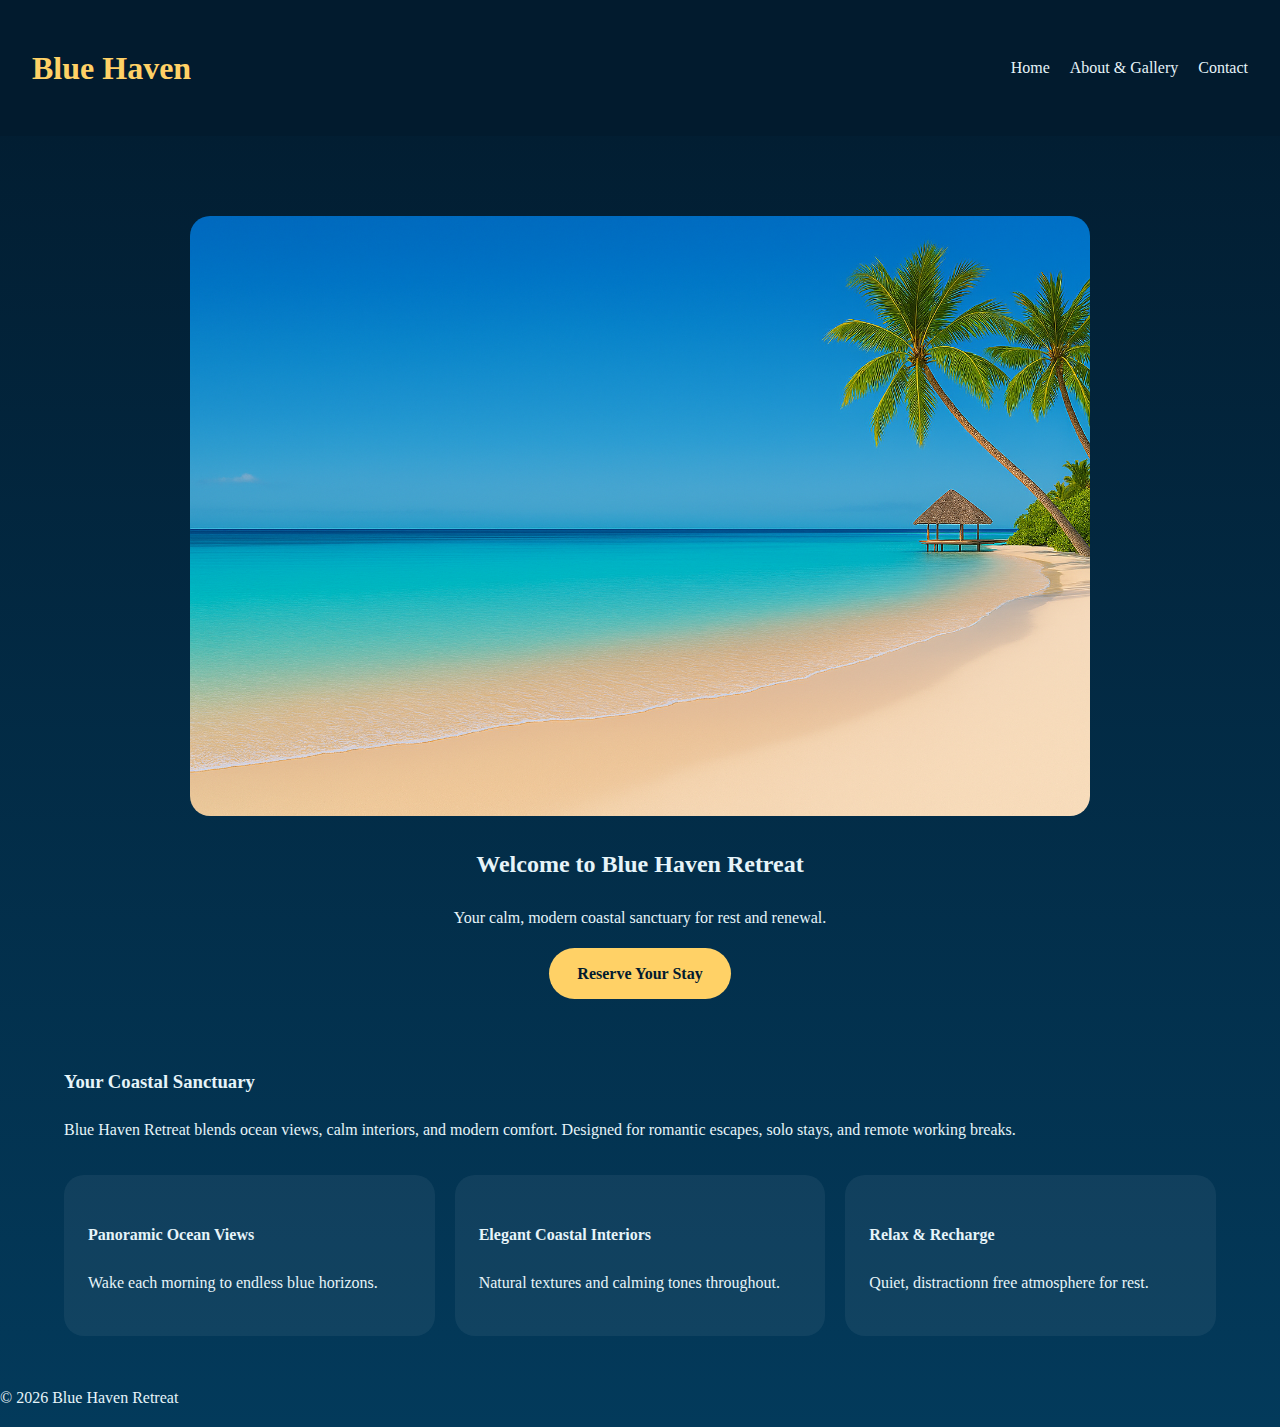
<file: index.html>
<!DOCTYPE html>
<html lang="en">
<head>
    <meta charset="UTF-8">
    <meta name="viewport" content="width=device-width, initial-scale=1.0">
    <meta name="description" content="Blue Haven Retreat coastal escape home page">
    <title>Blue Haven Retreat | Home</title>
    <link rel="stylesheet" href="root/style.css">
    <script src="root/java.js" defer></script>
</head>
<body>
    <header>
        <h1 class="logo">Blue Haven</h1>
        <nav>
            <a href="index.html">Home</a>
            <a href="about.html">About & Gallery</a>
            <a href="contact.html">Contact</a>
        </nav>
    </header>
    <main>
        <section class="hero">
            <img src="images/home.png"
                 alt="Wide coastal view of Blue Haven Retreat overlooking the ocean and sandy shoreline"
                 loading="lazy">
            <div class="hero-text">
                <h2>Welcome to Blue Haven Retreat</h2>
                <p>Your calm, modern coastal sanctuary for rest and renewal.</p>
                <a href="contact.html" class="cta-button">Reserve Your Stay</a>
            </div>
        </section>
        <section class="home-details">
            <h3>Your Coastal Sanctuary</h3>
            <p>
                Blue Haven Retreat blends ocean views, calm interiors, and modern comfort.
                Designed for romantic escapes, solo stays, and remote working breaks.
            </p>
            <div class="features">
                <div class="feature-box">
                    <h4>Panoramic Ocean Views</h4>
                    <p>Wake each morning to endless blue horizons.</p>
                </div>
                <div class="feature-box">
                    <h4>Elegant Coastal Interiors</h4>
                    <p>Natural textures and calming tones throughout.</p>
                </div>
                <div class="feature-box">
                    <h4>Relax & Recharge</h4>
                    <p>Quiet, distractionn free atmosphere for rest.</p>
                </div>
            </div>
        </section>
    </main>

    <footer>
        <p>&copy; 2026 Blue Haven Retreat</p>
    </footer>
</body>
</html>
</file>
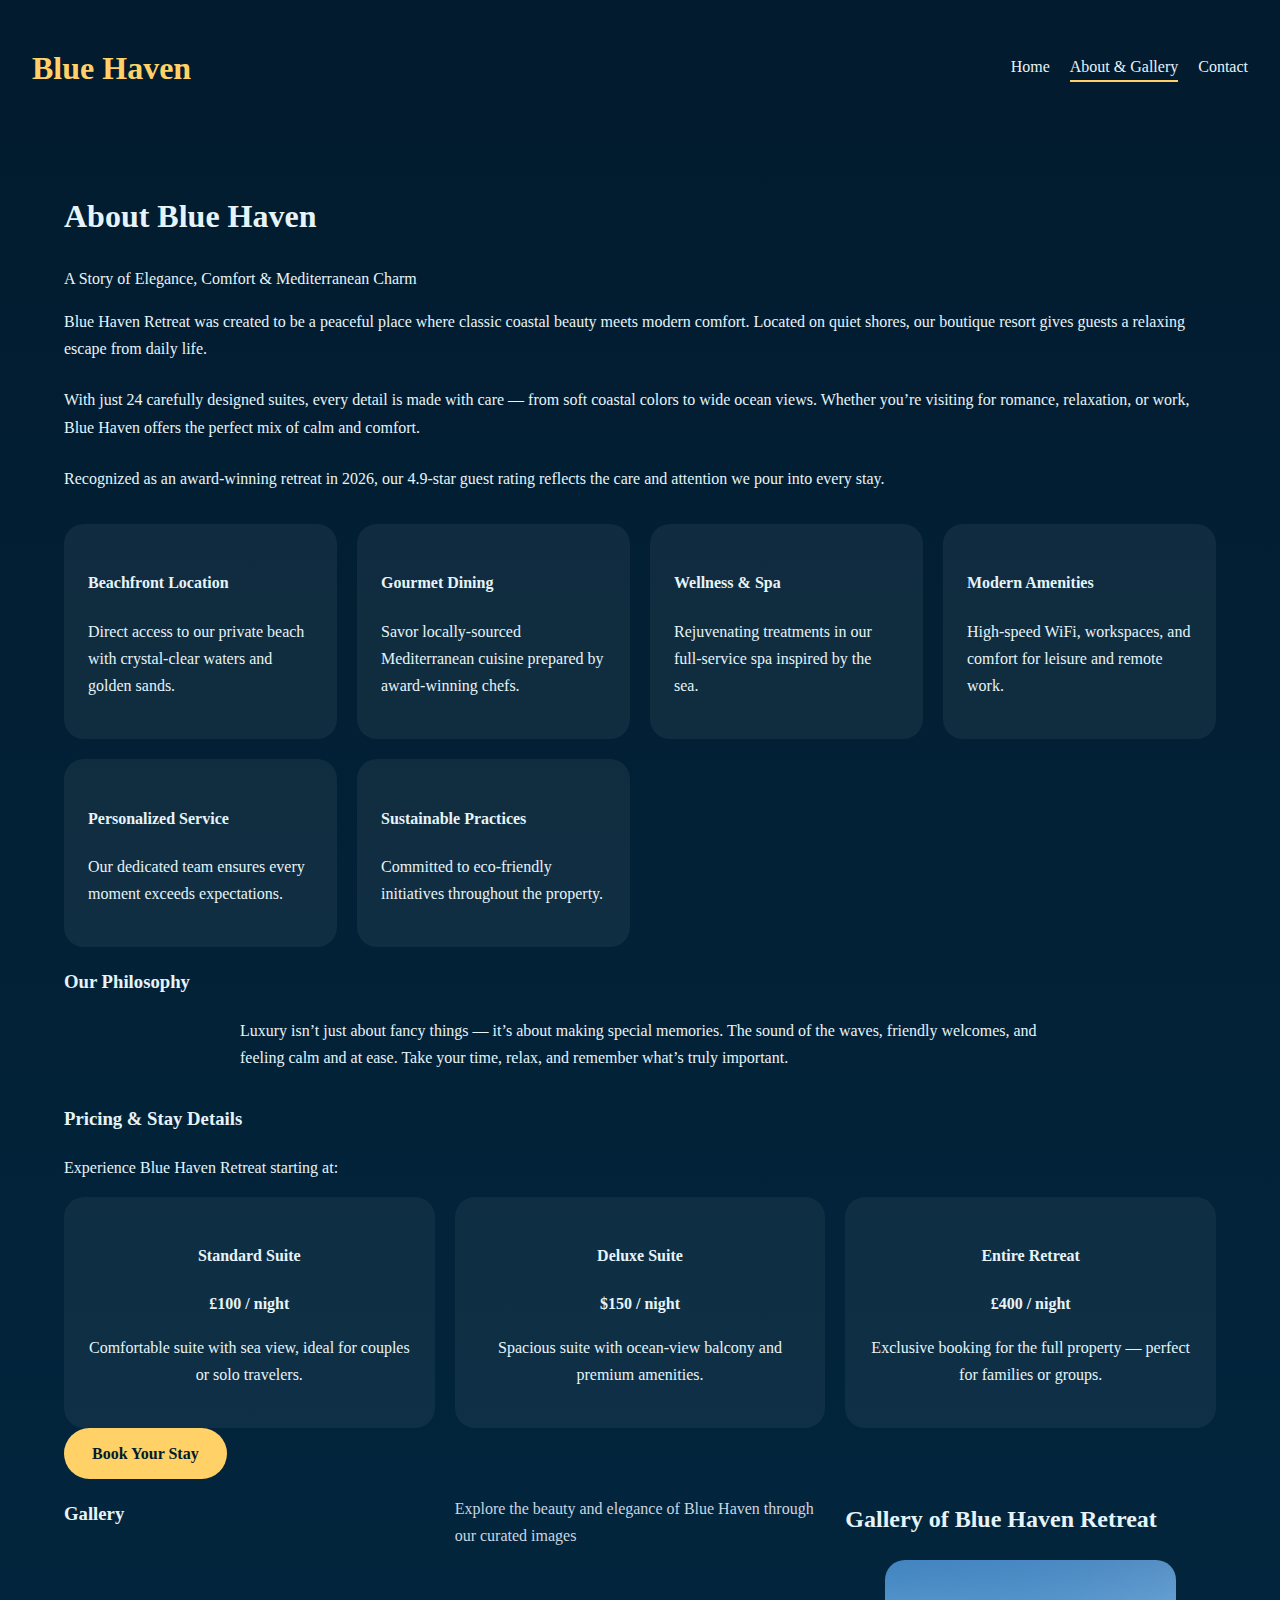
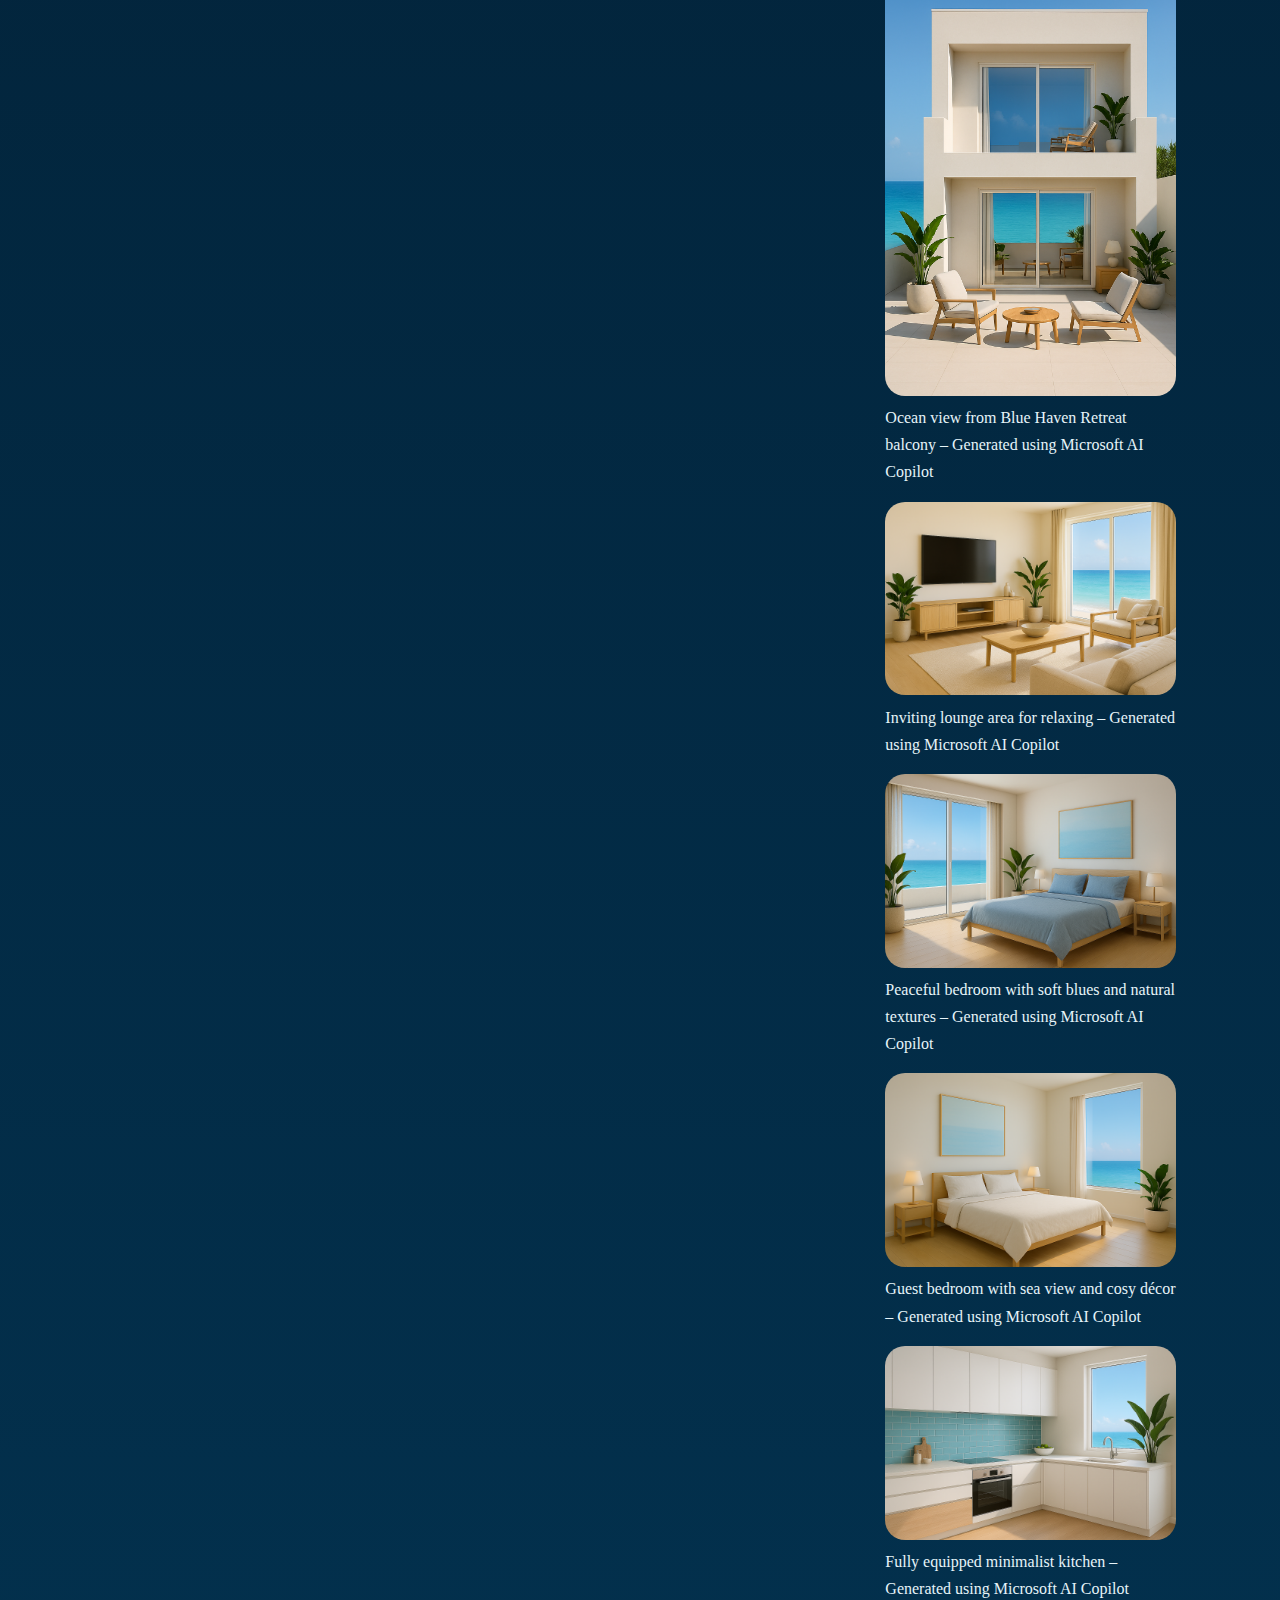
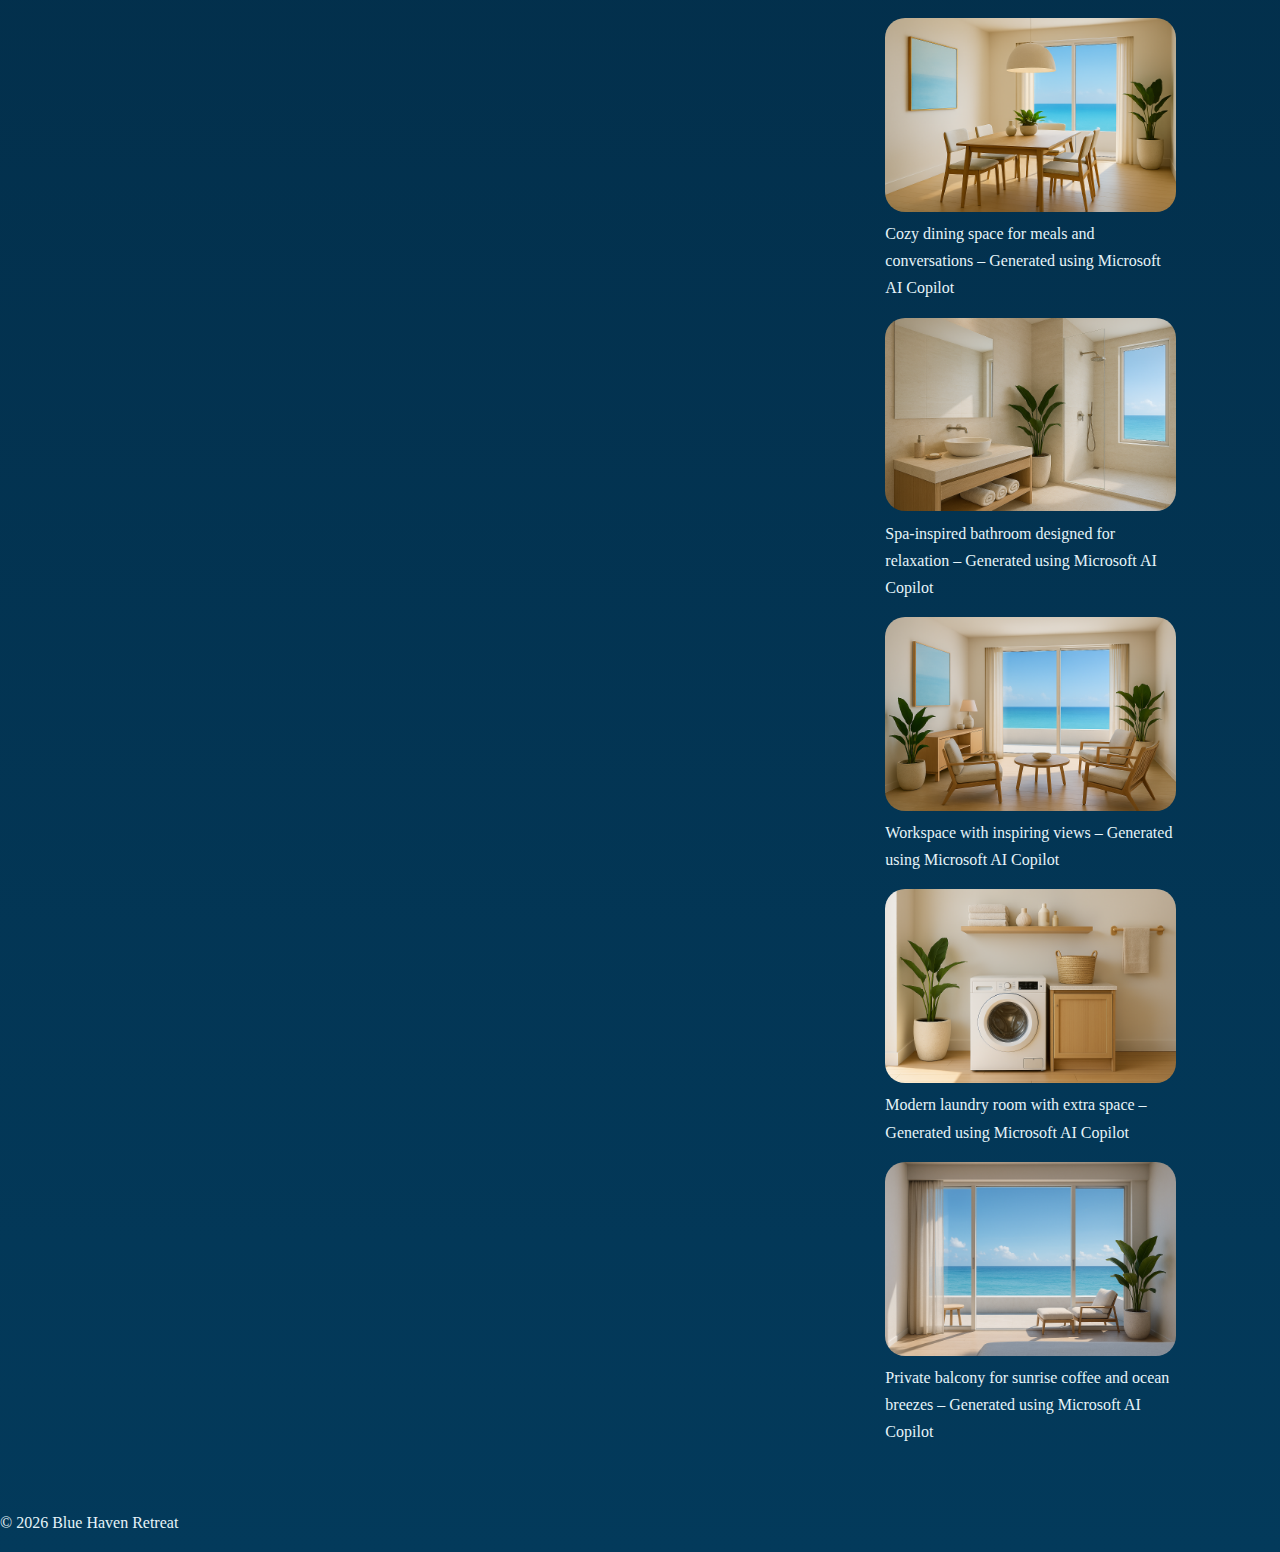
<file: about.html>
<!DOCTYPE html>
<html lang="en">
<head>
    <meta charset="UTF-8">
    <title>About & Gallery | Blue Haven Retreat</title>
    <meta name="viewport" content="width=device-width, initial-scale=1.0">
    <link rel="stylesheet" href="root/style.css">
    <script src="root/java.js" defer></script>
</head>
<body>

    <header>
        <h1 class="logo">Blue Haven</h1>
        <nav>
            <a href="index.html">Home</a>
            <a href="about.html" class="active">About & Gallery</a>
            <a href="contact.html">Contact</a>
        </nav>
    </header>

    <main>

        <section class="center">
            <div class="badge">
                <i class="fa-solid fa-building"></i>
            </div>

            <h1>About Blue Haven</h1>
            <p class="tagline">A Story of Elegance, Comfort & Mediterranean Charm</p>

            <div class="description">
                <p>
                    Blue Haven Retreat was created to be a peaceful place where classic coastal beauty meets modern comfort.
                    Located on quiet shores, our boutique resort gives guests a relaxing escape from daily life.
                </p>

                <p class="spaced">
                    With just 24 carefully designed suites, every detail is made with care — from soft coastal colors to wide ocean views.
                    Whether you’re visiting for romance, relaxation, or work, Blue Haven offers the perfect mix of calm and comfort.
                </p>

                <p class="spaced">
                    Recognized as an award-winning retreat in 2026, our 4.9-star guest rating reflects
                    the care and attention we pour into every stay.
                </p>
            </div>

            <div class="features">
                <div class="feature-box">
                    <h4><i class="fa-solid fa-water"></i> Beachfront Location</h4>
                    <p>Direct access to our private beach with crystal-clear waters and golden sands.</p>
                </div>

                <div class="feature-box">
                    <h4><i class="fa-solid fa-utensils"></i> Gourmet Dining</h4>
                    <p>Savor locally-sourced Mediterranean cuisine prepared by award-winning chefs.</p>
                </div>

                <div class="feature-box">
                    <h4><i class="fa-solid fa-spa"></i> Wellness & Spa</h4>
                    <p>Rejuvenating treatments in our full-service spa inspired by the sea.</p>
                </div>

                <div class="feature-box">
                    <h4><i class="fa-solid fa-wifi"></i> Modern Amenities</h4>
                    <p>High-speed WiFi, workspaces, and comfort for leisure and remote work.</p>
                </div>

                <div class="feature-box">
                    <h4><i class="fa-solid fa-concierge-bell"></i> Personalized Service</h4>
                    <p>Our dedicated team ensures every moment exceeds expectations.</p>
                </div>

                <div class="feature-box">
                    <h4><i class="fa-solid fa-leaf"></i> Sustainable Practices</h4>
                    <p>Committed to eco-friendly initiatives throughout the property.</p>
                </div>
            </div>
        </section>

        <section class="home-details">
            <h3>Our Philosophy</h3>
            <p class="philosophy-text">
                Luxury isn’t just about fancy things — it’s about making special memories.
                The sound of the waves, friendly welcomes, and feeling calm and at ease.
                Take your time, relax, and remember what’s truly important.
            </p>
        </section>

        <section class="pricing center">
            <h3>Pricing & Stay Details</h3>
            <p>Experience Blue Haven Retreat starting at:</p>

            <div class="pricing-cards">
                <div class="pricing-card">
                    <h4>Standard Suite</h4>
                    <p><strong>£100 / night</strong></p>
                    <p>Comfortable suite with sea view, ideal for couples or solo travelers.</p>
                </div>

                <div class="pricing-card">
                    <h4>Deluxe Suite</h4>
                    <p><strong>$150 / night</strong></p>
                    <p>Spacious suite with ocean-view balcony and premium amenities.</p>
                </div>

                <div class="pricing-card">
                    <h4>Entire Retreat</h4>
                    <p><strong>£400 / night</strong></p>
                    <p>Exclusive booking for the full property — perfect for families or groups.</p>
                </div>
            </div>

            <div class="cta">
                <a href="contact.html" class="cta-button">Book Your Stay</a>
            </div>
        </section>

        <section class="gallery center">
            <h3>Gallery</h3>
            <p class="gallery-subtext">
                Explore the beauty and elegance of Blue Haven through our curated images
            </p>

            <section class="gallery-inner" aria-labelledby="gallery-heading">
                <h2 id="gallery-heading">Gallery of Blue Haven Retreat</h2>

                <figure>
                    <img src="images/view.png" alt="Panoramic ocean view from the apartment balcony under a clear blue sky" loading="lazy">
                    <figcaption>Ocean view from Blue Haven Retreat balcony – Generated using Microsoft AI Copilot</figcaption>
                </figure>

                <figure>
                    <img src="images/lounge.png" alt="Bright lounge with blue sofa, large windows and natural sunlight" loading="lazy">
                    <figcaption>Inviting lounge area for relaxing – Generated using Microsoft AI Copilot</figcaption>
                </figure>

                <figure>
                    <img src="images/bedroom.png" alt="Serene master bedroom with soft blue bedding and wooden furniture" loading="lazy">
                    <figcaption>Peaceful bedroom with soft blues and natural textures – Generated using Microsoft AI Copilot</figcaption>
                </figure>

                <figure>
                    <img src="images/room.png" alt="Guest bedroom with sea view and decorative cushions" loading="lazy">
                    <figcaption>Guest bedroom with sea view and cosy décor – Generated using Microsoft AI Copilot</figcaption>
                </figure>

                <figure>
                    <img src="images/kitchen.png" alt="Modern minimalist kitchen with white cabinets and built-in appliances" loading="lazy">
                    <figcaption>Fully equipped minimalist kitchen – Generated using Microsoft AI Copilot</figcaption>
                </figure>

                <figure>
                    <img src="images/dining.png" alt="Cozy dining area with wooden table and ocean-facing window" loading="lazy">
                    <figcaption>Cozy dining space for meals and conversations – Generated using Microsoft AI Copilot</figcaption>
                </figure>

                <figure>
                    <img src="images/bathroom.png" alt="Spa-inspired bathroom with bathtub, soft lighting and neutral tones" loading="lazy">
                    <figcaption>Spa-inspired bathroom designed for relaxation – Generated using Microsoft AI Copilot</figcaption>
                </figure>

                <figure>
                    <img src="images/workspace.png" alt="Workspace with desk, chair and large window overlooking the sea" loading="lazy">
                    <figcaption>Workspace with inspiring views – Generated using Microsoft AI Copilot</figcaption>
                </figure>

                <figure>
                    <img src="images/laundryroom.png" alt="Modern laundry room with washing machine and storage cabinets" loading="lazy">
                    <figcaption>Modern laundry room with extra space – Generated using Microsoft AI Copilot</figcaption>
                </figure>

                <figure>
                    <img src="images/balcony.png" alt="Private balcony with seating area overlooking the ocean at sunrise" loading="lazy">
                    <figcaption>Private balcony for sunrise coffee and ocean breezes – Generated using Microsoft AI Copilot</figcaption>
                </figure>

            </section>
        </section>

    </main>

    <footer>
        <p>&copy; 2026 Blue Haven Retreat</p>
    </footer>

</body>
</html>
</file>
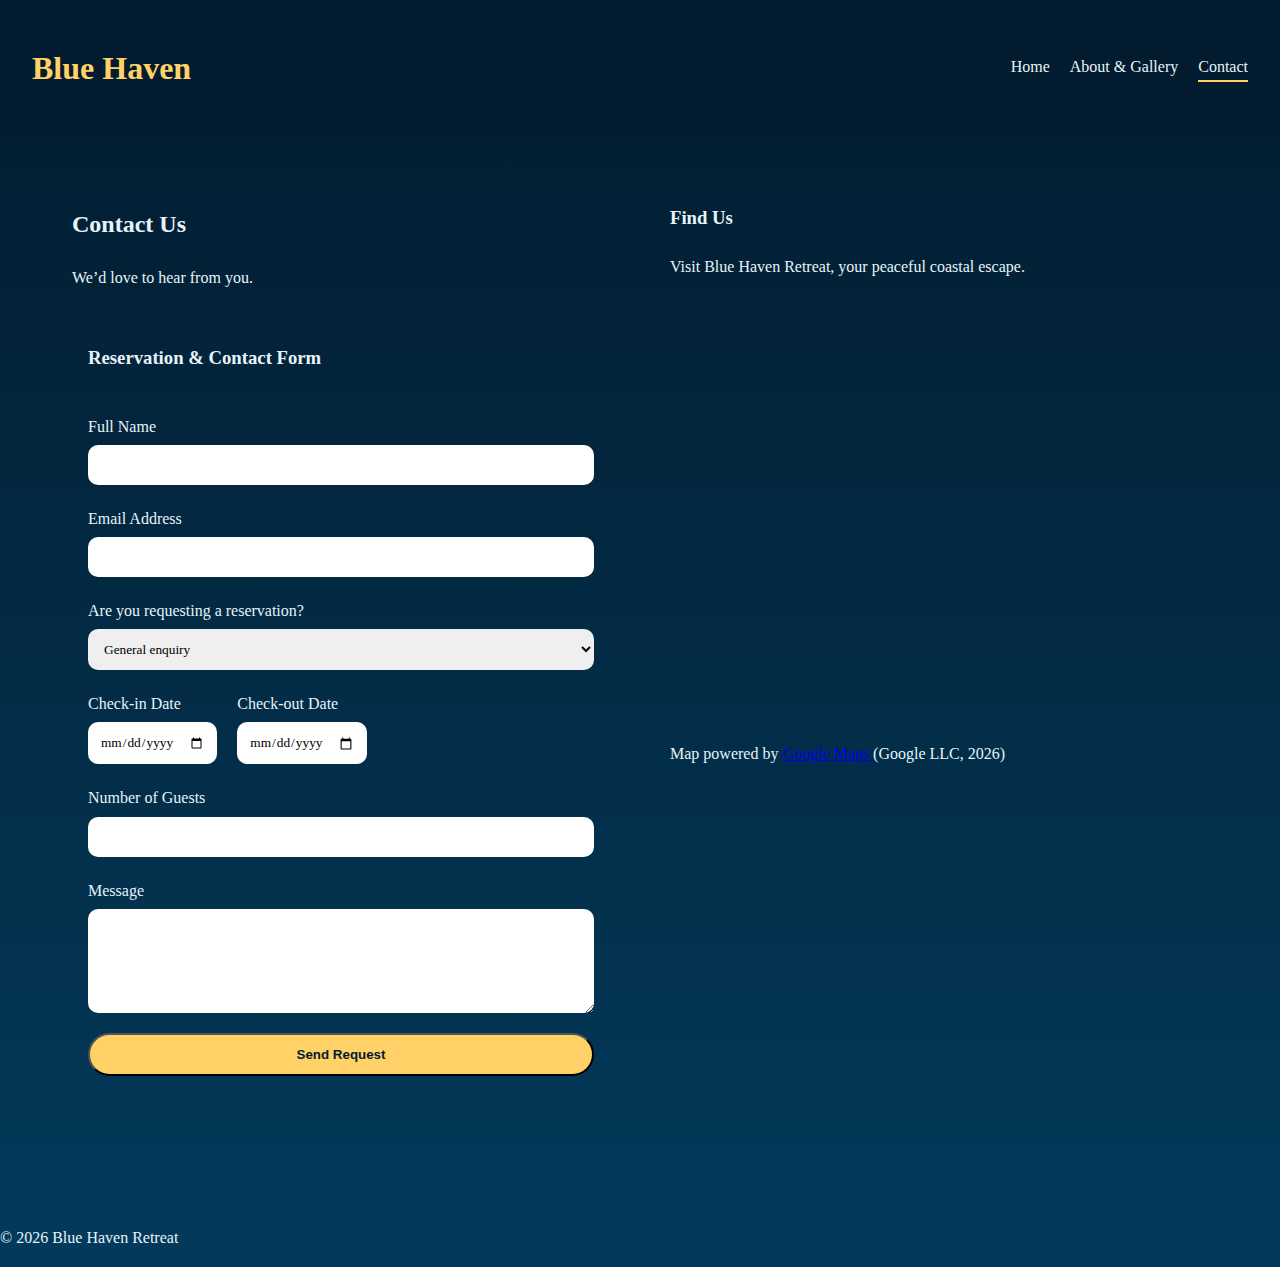
<file: contact.html>
<!DOCTYPE html>
<html lang="en">
<head>
    <meta charset="UTF-8">
    <meta name="viewport" content="width=device-width, initial-scale=1.0">
    <meta name="description" content="Contact Blue Haven Retreat">
    <title>Blue Haven Retreat | Contact</title>

    <link rel="stylesheet" href="root/style.css">
    <script src="root/java.js" defer></script>
</head>
<body>

    <header>
        <h1 class="logo">Blue Haven</h1>
        <nav>
            <a href="index.html">Home</a>
            <a href="about.html">About & Gallery</a>
            <a href="contact.html" class="active">Contact</a>
        </nav>
    </header>

    <main class="contact-container">
        <section class="contact-form-section">
            <h2>Contact Us</h2>
            <p>We’d love to hear from you.</p>

            <form onsubmit="return validateForm()" aria-labelledby="contact-heading">
                <h3 id="contact-heading">Reservation & Contact Form</h3>
                <div class="form-group">
                    <label for="name">Full Name</label>
                    <input type="text" id="name" name="name" required>
                </div>
                <div class="form-group">
                    <label for="email">Email Address</label>
                    <input type="email" id="email" name="email" required>
                </div>
                <div class="form-group">
                    <label for="stay">Are you requesting a reservation?</label>
                    <select id="stay" name="stay">
                        <option value="no">General enquiry</option>
                        <option value="yes">Reservation request</option>
                    </select>
                </div>
                <div class="form-row">
                    <div class="form-group">
                        <label for="checkin">Check-in Date</label>
                        <input type="date" id="checkin" name="checkin">
                    </div>
                    <div class="form-group">
                        <label for="checkout">Check-out Date</label>
                        <input type="date" id="checkout" name="checkout">
                    </div>
                </div>
                <div class="form-group">
                    <label for="guests">Number of Guests</label>
                    <input type="number" id="guests" name="guests" min="1" max="6">
                </div>

                <div class="form-group">
                    <label for="message">Message</label>
                    <textarea id="message" name="message" rows="5" required></textarea>
                </div>
                <button type="submit" class="cta-button">Send Request</button>
                <p id="feedback" aria-live="polite"></p>
            </form>
        </section>
        <section class="map-section">
            <h3>Find Us</h3>
            <p>Visit Blue Haven Retreat, your peaceful coastal escape.</p>
            <iframe src="https://www.google.com/maps/embed?pb=!1m18!1m12!1m3!1d2345.6789!2d-3.0!3d53.2!2m3!1f0!2f0!3f0!3m2!1i1024!2i768!4f13.1!3m3!1m2!1s0x0%3A0x0!2zNTPCsDEyJzAwLjAiTiAzwrAwMCcwMC4wIlc!5e0!3m2!1sen!2suk!4v1234567890"
                    loading="lazy"
                    title="Location of Blue Haven Retreat">
            </iframe>
            <p class="attribution">
                Map powered by
                <a href="https://developers.google.com/maps"
                   target="_blank"
                   rel="noopener">
                    Google Maps
                </a> (Google LLC, 2026)
            </p>
        </section>
    </main>
    <footer>
        <p>&copy; 2026 Blue Haven Retreat</p>
    </footer>

</body>
</html>
</file>
<file: root/style.css>
* {
    box-sizing: border-box;
}
body {
    font-family: Georgia, serif;
    margin: 0;
    background: linear-gradient(to bottom, #021B2E, #033A5B);
    color: #E6F4F9;
    line-height: 1.7;
}
main {
    width: 100%;
    max-width: 1200px;
    margin: auto;
    padding: 2rem 1.5rem;
}
header {
    display: flex;
    justify-content: space-between;
    align-items: center;
    padding: 1.2rem 2rem;
    background: rgba(2,27,46,.95);
}
.logo {
    font-size: 2rem;
    color: #FFD166;
}
nav {
    display: flex;
    gap: 20px;
}
    nav a {
        color: #E6F4F9;
        text-decoration: none;
    }
        nav a.active {
            border-bottom: 2px solid #FFD166;
        }
.hero {
    text-align: center;
    padding: 3rem 1rem;
}
    .hero img {
        width: 100%;
        max-width: 900px;
        border-radius: 20px;
    }
.features {
    display: grid;
    grid-template-columns: repeat(auto-fit,minmax(250px,1fr));
    gap: 20px;
    margin-top: 2rem;
}
.feature-box {
    background: rgba(255,255,255,.06);
    padding: 1.5rem;
    border-radius: 20px;
    transition: 0.3s;
}
    .feature-box:hover {
        transform: translateY(-5px);
    }
.gallery {
    display: grid;
    grid-template-columns: repeat(auto-fit,minmax(250px,1fr));
    gap: 20px;
}
    .gallery img {
        width: 100%;
        border-radius: 20px;
        cursor: pointer;
        transition: transform 0.3s ease;
    }
        .gallery img:hover {
            transform: scale(1.03);
        }
.pricing-cards {
    display: grid;
    grid-template-columns: repeat(auto-fit,minmax(250px,1fr));
    gap: 20px;
}
.pricing-card {
    background: rgba(255,255,255,.05);
    padding: 1.5rem;
    border-radius: 20px;
    text-align: center;
}
.cta-button {
    display: inline-block;
    padding: 12px 28px;
    background: #FFD166;
    color: #021B2E;
    border-radius: 30px;
    font-weight: bold;
    text-decoration: none;
}
form {
    max-width: 600px;
    margin: 2rem auto;
    display: flex;
    flex-direction: column;
    gap: 20px;
    padding: 0 1rem;
}
.form-group {
    display: flex;
    flex-direction: column;
}
.form-row {
    display: flex;
    gap: 20px;
}
input, select, textarea {
    padding: 12px;
    border-radius: 10px;
    border: none;
    font-family: inherit;
    margin-top: 5px;
}
    input:focus,
    textarea:focus,
    select:focus {
        outline: 2px solid #FFD166;
    }

.contact-container {
    display: grid;
    grid-template-columns: 1fr 1fr;
    gap: 60px;
    padding: 3rem 2rem;
}
.map-section iframe {
    width: 100%;
    height: 400px;
    border-radius: 20px;
    border: none;
    margin-top: 20px;
}
@media (max-width: 900px) {

    .contact-container {
        grid-template-columns: 1fr;
        gap: 40px;
        padding: 2rem 1rem;
    }
    .form-row {
        flex-direction: column;
    }
    .map-section iframe {
        height: 350px;
    }
}
@media (max-width: 768px) {

    header {
        flex-direction: column;
        text-align: center;
        gap: 1rem;
    }
    nav {
        flex-direction: column;
        gap: 10px;
    }
    main {
        padding: 1.5rem 1rem;
    }
    h1 {
        font-size: 1.8rem;
    }
    h2 {
        font-size: 1.5rem;
    }
    p {
        font-size: 0.95rem;
    }
    .hero {
        padding: 2rem 0.5rem;
    }
}
.spaced {
    margin-top: 1.5rem;
}

.philosophy-text {
    max-width: 800px;
    margin: 1rem auto 2rem;
}

.gallery-subtext {
    margin-bottom: 2rem;
    color: #cbd5e1;
}
</file>
